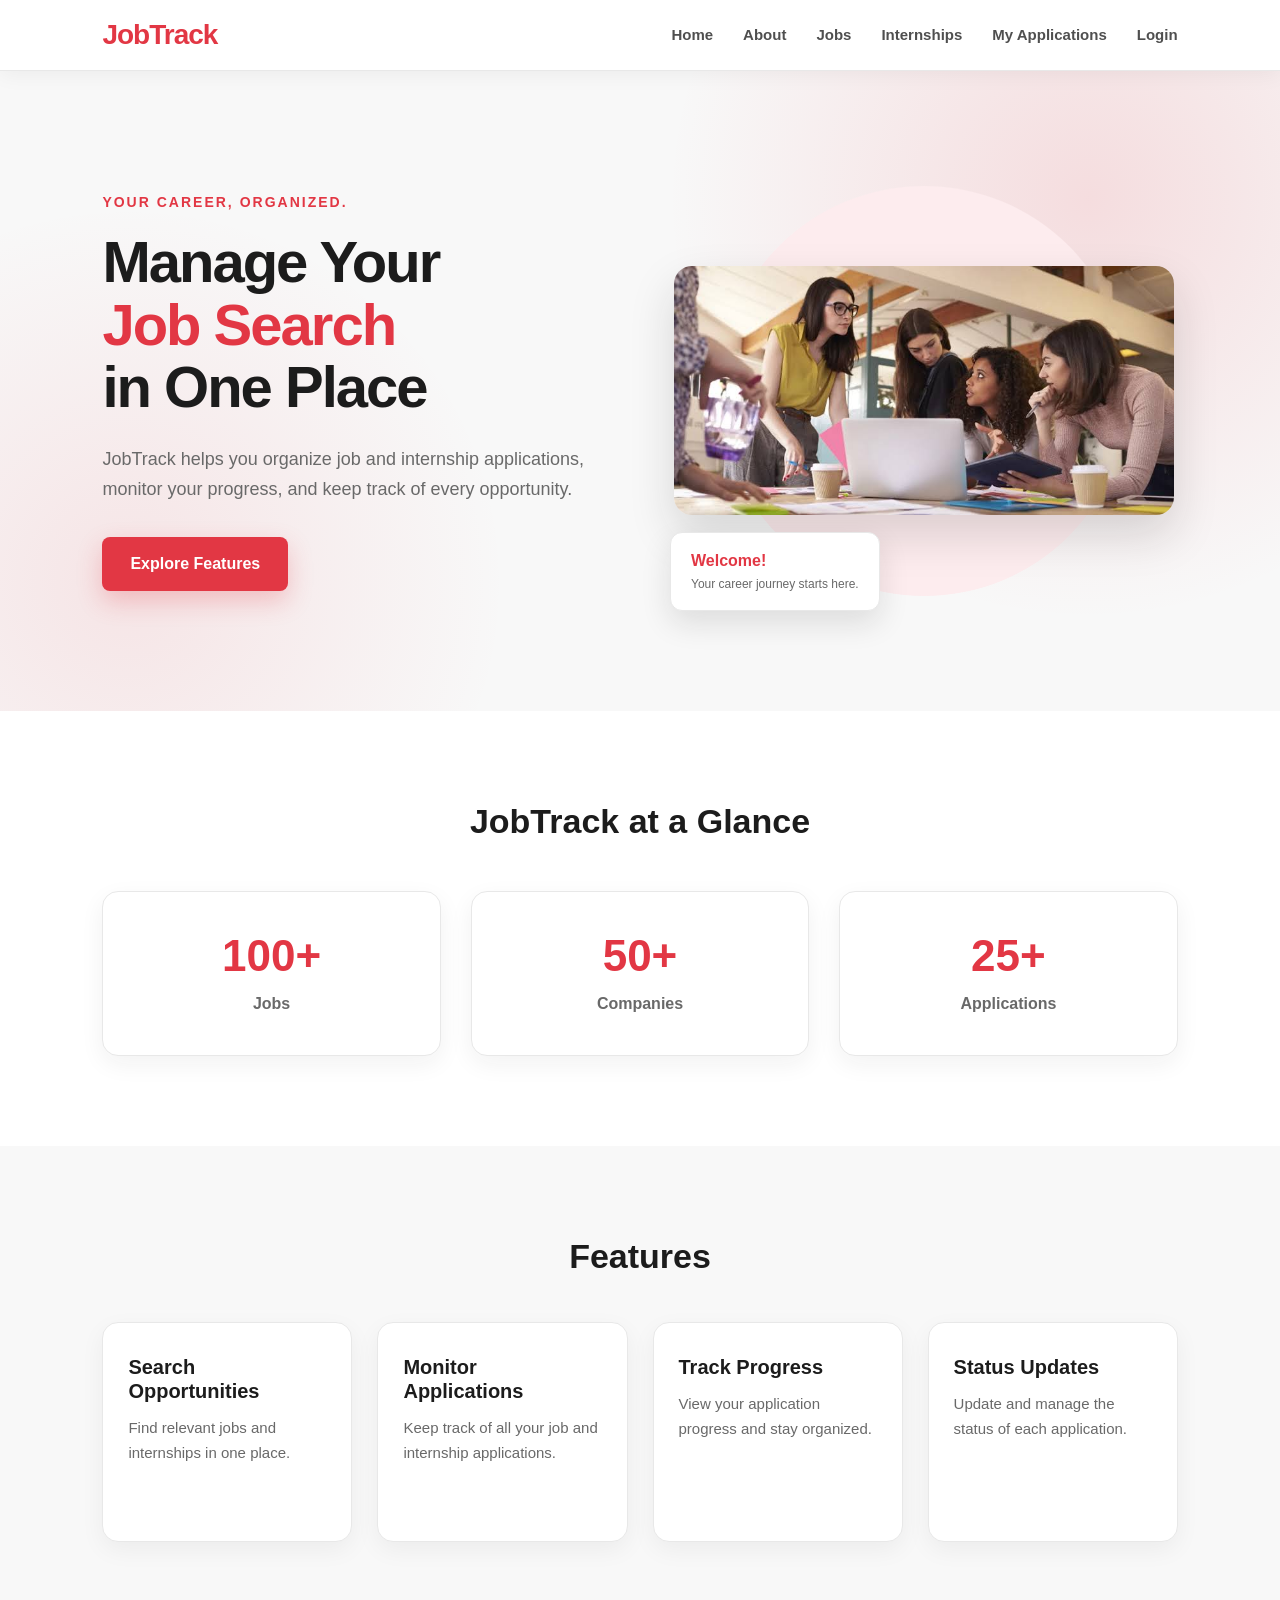
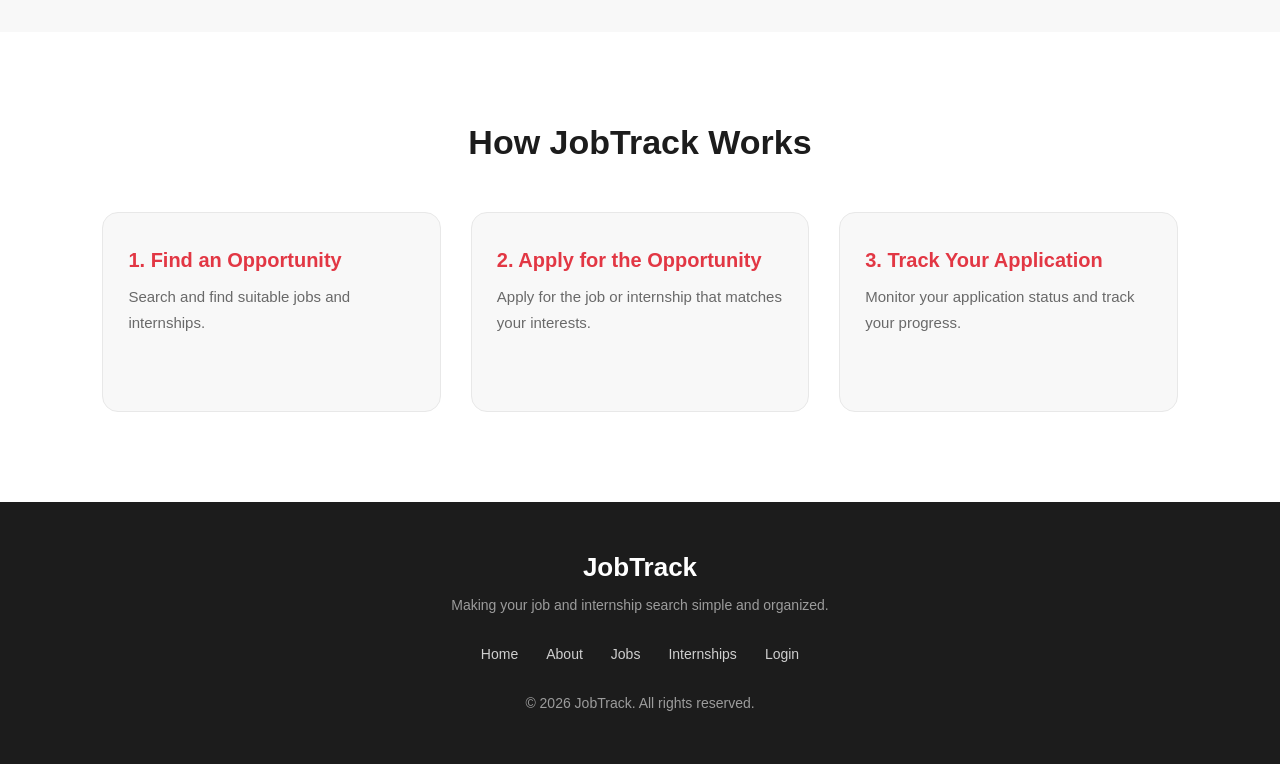
<file: index.html>
<!DOCTYPE html>
<html lang="en">
<head>
    <meta charset="UTF-8">
    <meta name="viewport" content="width=device-width, initial-scale=1.0">
    <title>JobTrack - Job & Internship Tracker</title>
    <link rel="stylesheet" href="style.css">
</head>

<body>

    <header>
    <h1>JobTrack</h1>

    <nav aria-label="Main Navigation">
        <ul>
            <li><a href="#home">Home</a></li>
            <li><a href="about.html">About</a></li>
            <li><a href="jobs.html">Jobs</a></li>
            <li><a href="internships.html">Internships</a></li>
            <li><a href="applications.html">My Applications</a></li>
            <li><a href="login.html">Login</a></li>
        </ul>
    </nav>
    </header>
    <main>

        <section id="home">

            <div class="hero-content">

                <p class="hero-label">YOUR CAREER, ORGANIZED.</p>

                <h2>
                    Manage Your
                    <span>Job Search</span>
                    in One Place
                </h2>

                <p class="hero-description">
                    JobTrack helps you organize job and internship applications,
                    monitor your progress, and keep track of every opportunity.
                </p>

                <a class="hero-button" href="#features">
                    Explore Features
                </a>

            </div>

            <div class="hero-image">

                <div class="image-circle"></div>

                <img
                    src="images/women.jpg"
                    alt="Professional person welcoming JobTrack users"
                >

                <div class="welcome-badge">
                    <strong>Welcome!</strong>
                    <span>Your career journey starts here.</span>
                </div>

            </div>

        </section>

        <section id="statistics">
            <h2>JobTrack at a Glance</h2>

            <article>
                <h3>100+</h3>
                <p>Jobs</p>
            </article>

            <article>
                <h3>50+</h3>
                <p>Companies</p>
            </article>

            <article>
                <h3>25+</h3>
                <p>Applications</p>
            </article>
        </section>

        <section id="features">
            <h2>Features</h2>

            <article>
                <h3>Search Opportunities</h3>
                <p>Find relevant jobs and internships in one place.</p>
            </article>

            <article>
                <h3>Monitor Applications</h3>
                <p>Keep track of all your job and internship applications.</p>
            </article>

            <article>
                <h3>Track Progress</h3>
                <p>View your application progress and stay organized.</p>
            </article>

            <article>
                <h3>Status Updates</h3>
                <p>Update and manage the status of each application.</p>
            </article>
        </section>
        
        <section id="how-it-works">
            <h2>How JobTrack Works</h2>

            <article>
                <h3>1. Find an Opportunity</h3>
                <p>Search and find suitable jobs and internships.</p>
            </article>

            <article>
                <h3>2. Apply for the Opportunity</h3>
                <p>Apply for the job or internship that matches your interests.</p>
            </article>

            <article>
                <h3>3. Track Your Application</h3>
                <p>Monitor your application status and track your progress.</p>
            </article>
        </section>

    </main>

    <footer>
        <h2>JobTrack</h2>
        <p>Making your job and internship search simple and organized.</p>

        <nav aria-label="Footer Navigation">
            <ul>
                <li><a href="#home">Home</a></li>
                <li><a href="about.html">About</a></li>
                <li><a href="jobs.html">Jobs</a></li>
                <li><a href="internships.html">Internships</a></li>
                <li><a href="login.html">Login</a></li>
            </ul>
        </nav>

        <p>&copy; 2026 JobTrack. All rights reserved.</p>
    </footer>

</body>
</html>
</file>
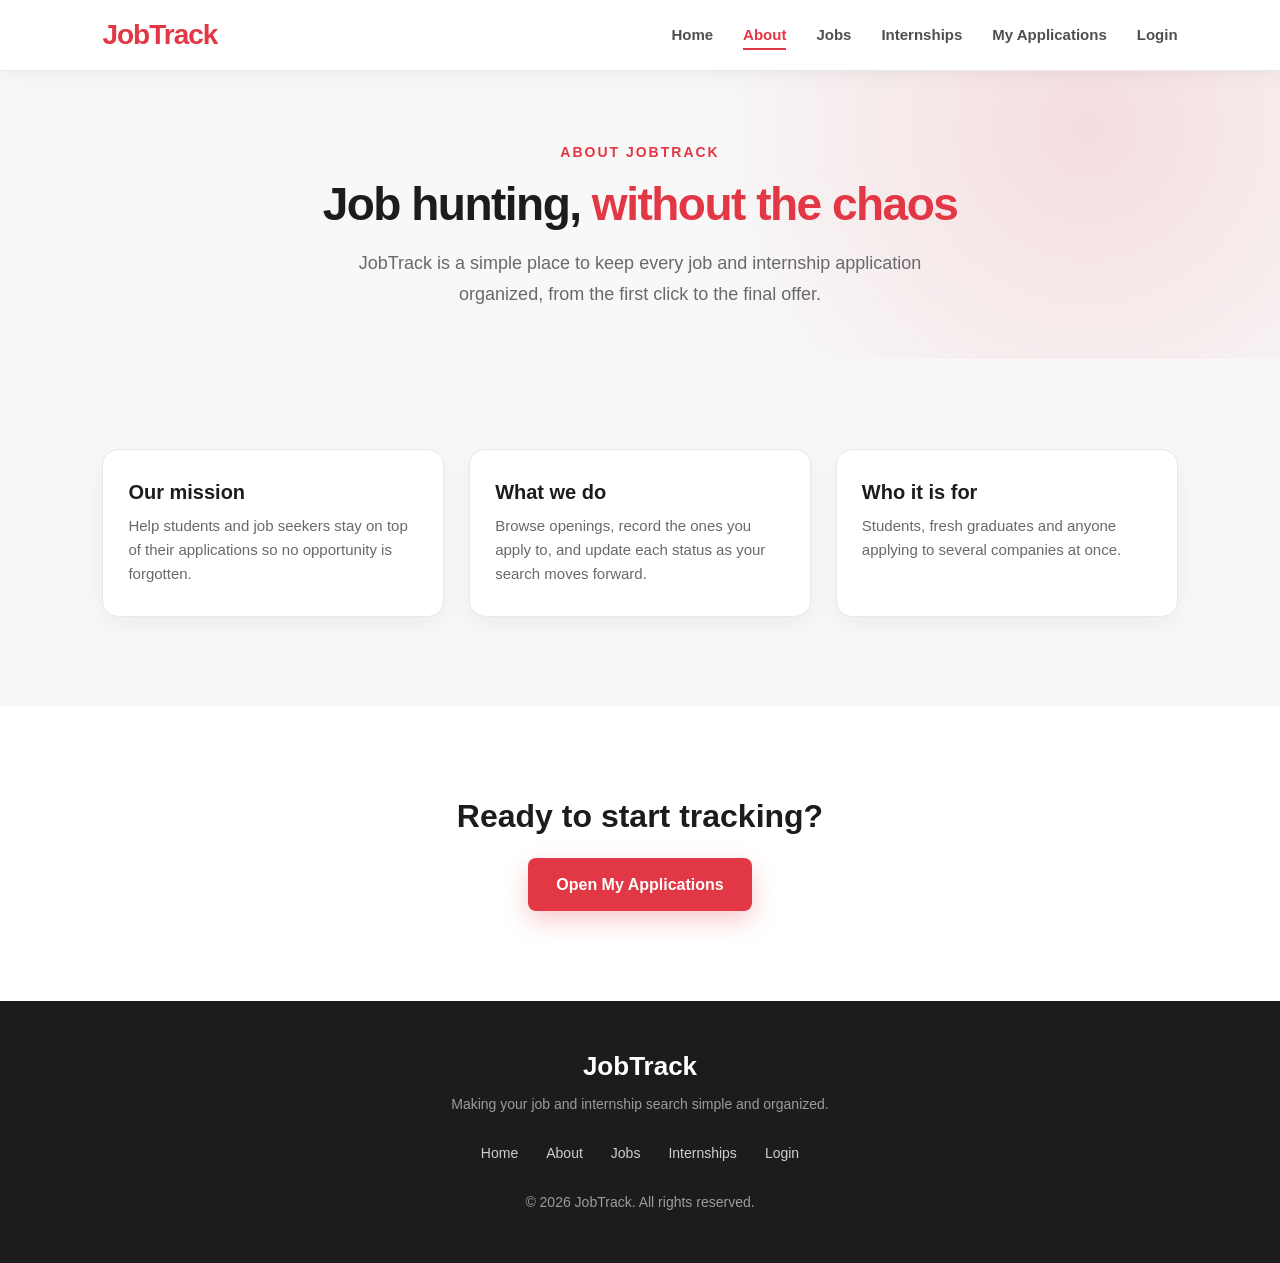
<file: about.html>
<!DOCTYPE html>
<html lang="en">
<head>
    <meta charset="UTF-8">
    <meta name="viewport" content="width=device-width, initial-scale=1.0">
    <title>About - JobTrack</title>
    <link rel="stylesheet" href="style.css">
    <link rel="stylesheet" href="pages.css">
</head>
<body data-page="about">
    <header>
        <h1>JobTrack</h1>
        <nav aria-label="Main Navigation">
            <ul>
                <li><a href="index.html">Home</a></li>
                <li><a href="about.html" class="active" aria-current="page">About</a></li>
                <li><a href="jobs.html">Jobs</a></li>
                <li><a href="internships.html">Internships</a></li>
                <li><a href="applications.html">My Applications</a></li>
                <li><a href="login.html">Login</a></li>
            </ul>
        </nav>
    </header>
    <main>
        <section class="page-hero">
            <p class="hero-label">ABOUT JOBTRACK</p>
            <h2>Job hunting, <span>without the chaos</span></h2>
            <p class="hero-description">JobTrack is a simple place to keep every job and internship application organized, from the first click to the final offer.</p>
        </section>
        <section class="info-grid">
            <article><h3>Our mission</h3><p>Help students and job seekers stay on top of their applications so no opportunity is forgotten.</p></article>
            <article><h3>What we do</h3><p>Browse openings, record the ones you apply to, and update each status as your search moves forward.</p></article>
            <article><h3>Who it is for</h3><p>Students, fresh graduates and anyone applying to several companies at once.</p></article>
        </section>
        <section class="cta">
            <h2>Ready to start tracking?</h2>
            <a class="hero-button" href="applications.html">Open My Applications</a>
        </section>
    </main>
    <footer>
        <h2>JobTrack</h2>
        <p>Making your job and internship search simple and organized.</p>
        <nav aria-label="Footer Navigation">
            <ul>
                <li><a href="index.html">Home</a></li>
                <li><a href="about.html">About</a></li>
                <li><a href="jobs.html">Jobs</a></li>
                <li><a href="internships.html">Internships</a></li>
                <li><a href="login.html">Login</a></li>
            </ul>
        </nav>
        <p>&copy; 2026 JobTrack. All rights reserved.</p>
    </footer>
    <script src="app.js"></script>
</body>
</html>
</file>
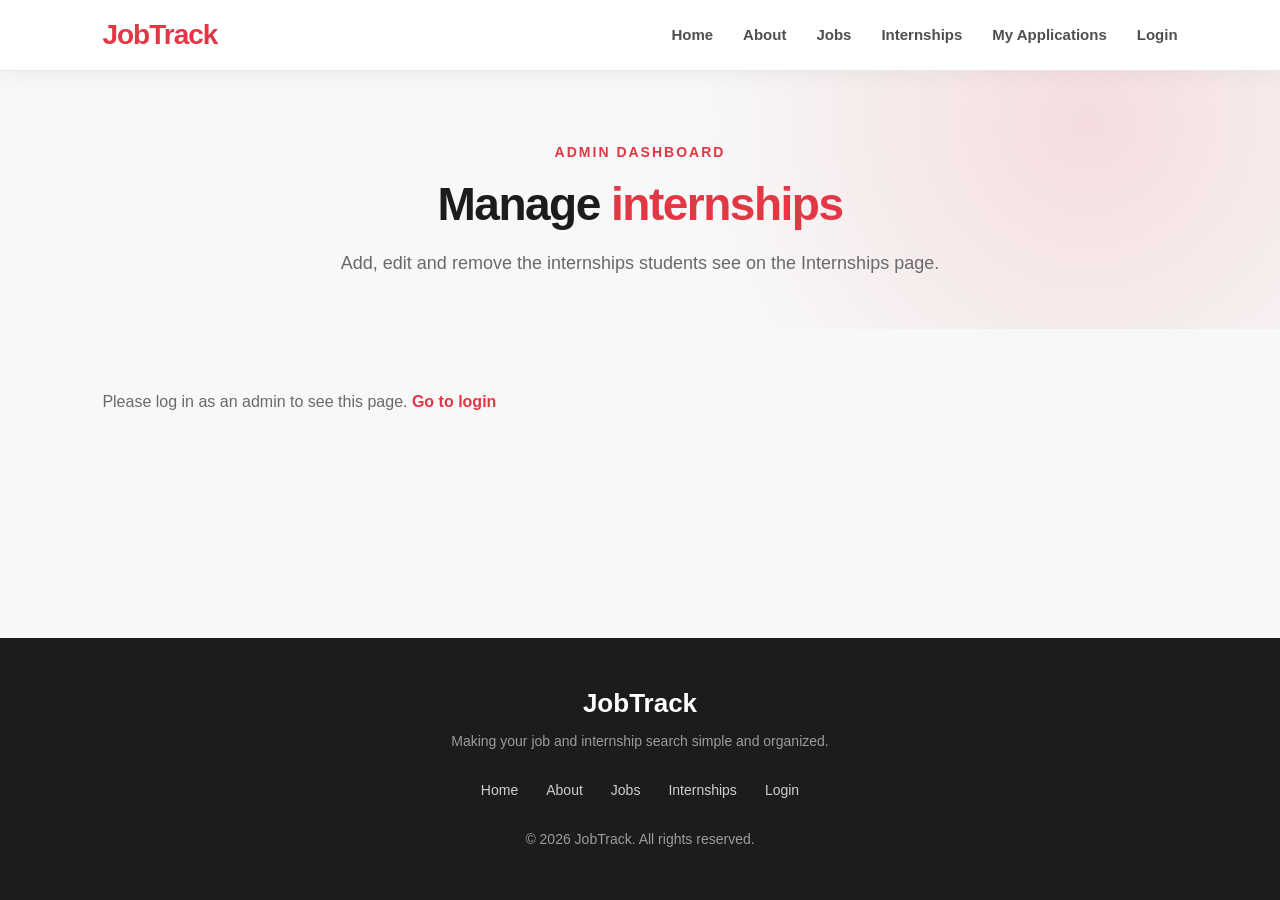
<file: admin.html>
<!DOCTYPE html>
<html lang="en">
<head>
    <meta charset="UTF-8">
    <meta name="viewport" content="width=device-width, initial-scale=1.0">
    <title>Admin Dashboard - JobTrack</title>
    <link rel="stylesheet" href="style.css">
    <link rel="stylesheet" href="pages.css">
    <link rel="stylesheet" href="admin.css">
</head>
<body data-page="admin">
    <header>
        <h1>JobTrack</h1>
        <nav aria-label="Main Navigation">
            <ul>
                <li><a href="index.html">Home</a></li>
                <li><a href="about.html">About</a></li>
                <li><a href="jobs.html">Jobs</a></li>
                <li><a href="internships.html">Internships</a></li>
                <li><a href="applications.html">My Applications</a></li>
                <li><a href="login.html">Login</a></li>
            </ul>
        </nav>
    </header>
    <main>
        <section class="page-hero">
            <p class="hero-label">ADMIN DASHBOARD</p>
            <h2>Manage <span>internships</span></h2>
            <p class="hero-description">Add, edit and remove the internships students see on the Internships page.</p>
        </section>
        <section class="tracker">
            <p id="gate" class="empty" hidden></p>
            <div id="panel" hidden>
                <div id="adminStats" class="stats"></div>

                <h3 class="admin-title" id="formTitle">Add an internship</h3>
                <p id="adminMsg" role="status"></p>
                <form id="internForm" class="app-form admin-form">
                    <label>Title <input name="title" required maxlength="80"></label>
                    <label>Company <input name="company" required maxlength="80"></label>
                    <label>Location <input name="location" maxlength="60"></label>
                    <label>Mode
                        <select name="mode">
                            <option>On-site</option>
                            <option>Hybrid</option>
                            <option>Remote</option>
                        </select>
                    </label>
                    <label>Stipend <input name="pay" placeholder="Rs 10,000/mo" maxlength="40"></label>
                    <label class="wide">About <textarea name="about" maxlength="300"></textarea></label>
                    <div class="wide form-actions">
                        <button class="btn" type="submit" id="saveBtn">Add internship</button>
                        <button class="btn btn-outline" type="button" id="cancelBtn" hidden>Cancel</button>
                    </div>
                </form>

                <h3 class="admin-title">All internships</h3>
                <div class="table-wrap">
                    <table>
                        <thead><tr><th>Title</th><th>Company</th><th>Location</th><th>Mode</th><th>Stipend</th><th></th></tr></thead>
                        <tbody id="internRows"></tbody>
                    </table>
                </div>
                <p id="internEmpty" class="empty" hidden>No internships yet. Add the first one above.</p>
            </div>
        </section>
    </main>
    <footer>
        <h2>JobTrack</h2>
        <p>Making your job and internship search simple and organized.</p>
        <nav aria-label="Footer Navigation">
            <ul>
                <li><a href="index.html">Home</a></li>
                <li><a href="about.html">About</a></li>
                <li><a href="jobs.html">Jobs</a></li>
                <li><a href="internships.html">Internships</a></li>
                <li><a href="login.html">Login</a></li>
            </ul>
        </nav>
        <p>&copy; 2026 JobTrack. All rights reserved.</p>
    </footer>
    <script src="app.js"></script>
    <script src="admin.js"></script>
</body>
</html>
</file>
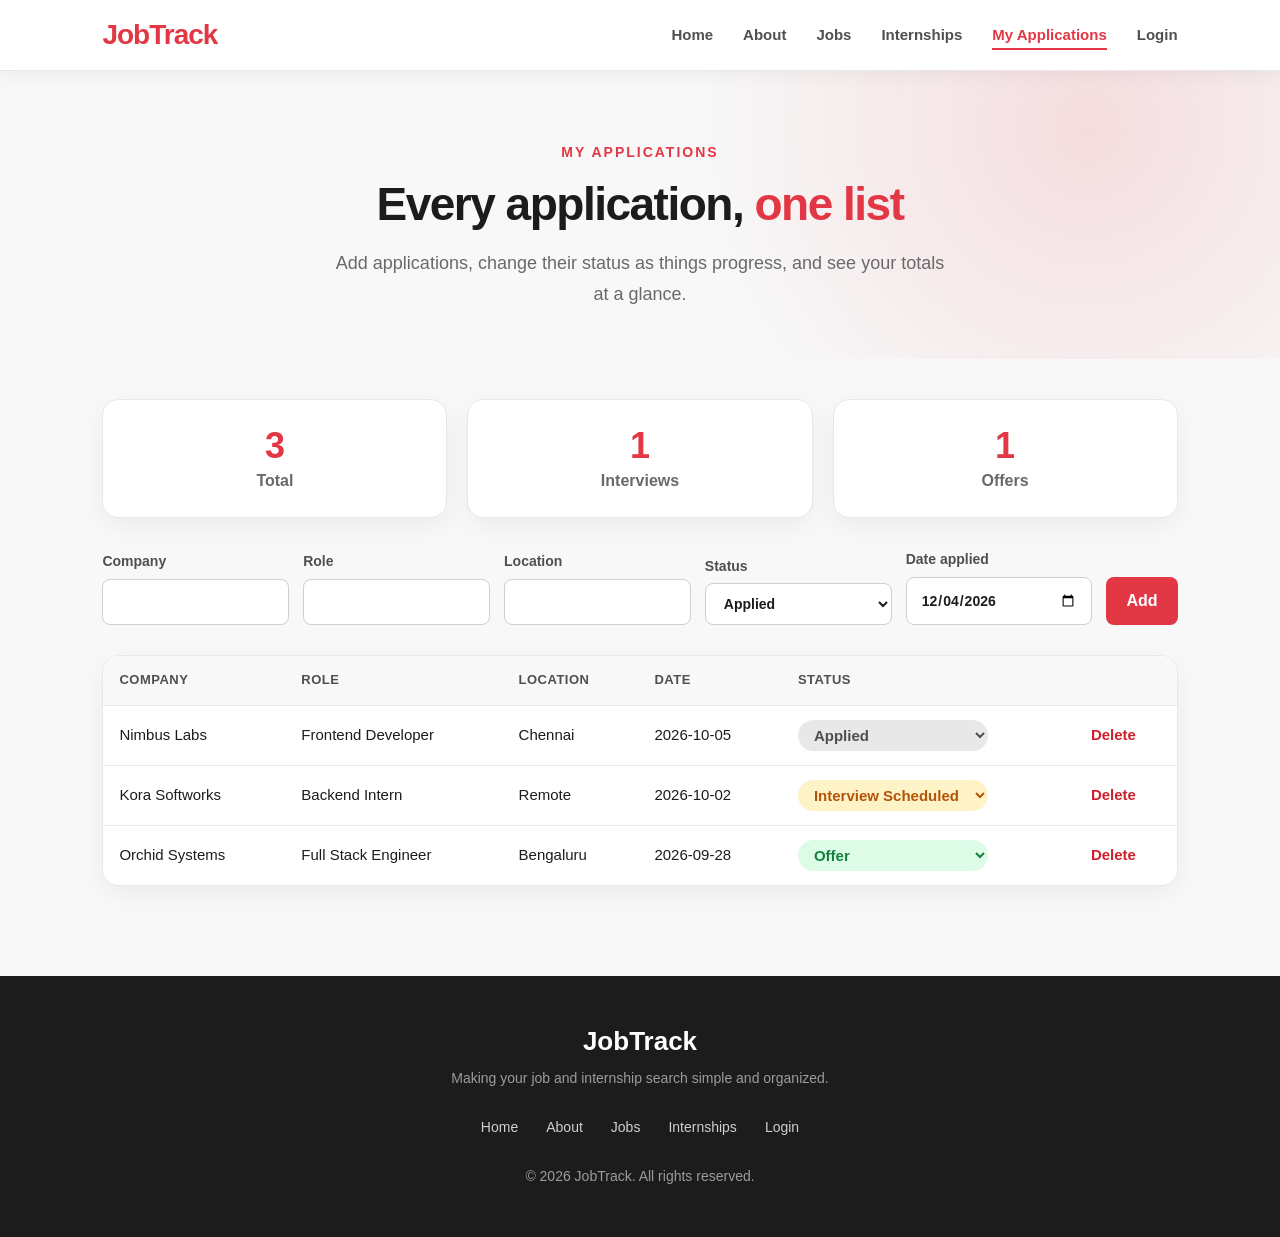
<file: applications.html>
<!DOCTYPE html>
<html lang="en">
<head>
    <meta charset="UTF-8">
    <meta name="viewport" content="width=device-width, initial-scale=1.0">
    <title>My Applications - JobTrack</title>
    <link rel="stylesheet" href="style.css">
    <link rel="stylesheet" href="pages.css">
</head>
<body data-page="applications">
    <header>
        <h1>JobTrack</h1>
        <nav aria-label="Main Navigation">
            <ul>
                <li><a href="index.html">Home</a></li>
                <li><a href="about.html">About</a></li>
                <li><a href="jobs.html">Jobs</a></li>
                <li><a href="internships.html">Internships</a></li>
                <li><a href="applications.html" class="active" aria-current="page">My Applications</a></li>
                <li><a href="login.html">Login</a></li>
            </ul>
        </nav>
    </header>
    <main>
        <section class="page-hero">
            <p class="hero-label">MY APPLICATIONS</p>
            <h2>Every application, <span>one list</span></h2>
            <p class="hero-description">Add applications, change their status as things progress, and see your totals at a glance.</p>
        </section>
        <section class="tracker">
            <div id="stats" class="stats"></div>
            <form id="appForm" class="app-form">
                <label>Company <input name="company" required></label>
                <label>Role <input name="role" required></label>
                <label>Location <input name="location"></label>
                <label>Status <select name="status" id="statusSelect"></select></label>
                <label>Date applied <input type="date" name="applicationDate" required></label>
                <button class="btn" type="submit">Add</button>
            </form>
            <div class="table-wrap">
                <table>
                    <thead><tr><th>Company</th><th>Role</th><th>Location</th><th>Date</th><th>Status</th><th></th></tr></thead>
                    <tbody id="rows"></tbody>
                </table>
            </div>
            <p id="empty" class="empty" hidden>No applications yet. Add one above or track one from the Jobs page.</p>
        </section>
    </main>
    <footer>
        <h2>JobTrack</h2>
        <p>Making your job and internship search simple and organized.</p>
        <nav aria-label="Footer Navigation">
            <ul>
                <li><a href="index.html">Home</a></li>
                <li><a href="about.html">About</a></li>
                <li><a href="jobs.html">Jobs</a></li>
                <li><a href="internships.html">Internships</a></li>
                <li><a href="login.html">Login</a></li>
            </ul>
        </nav>
        <p>&copy; 2026 JobTrack. All rights reserved.</p>
    </footer>
    <script src="app.js"></script>
</body>
</html>
</file>
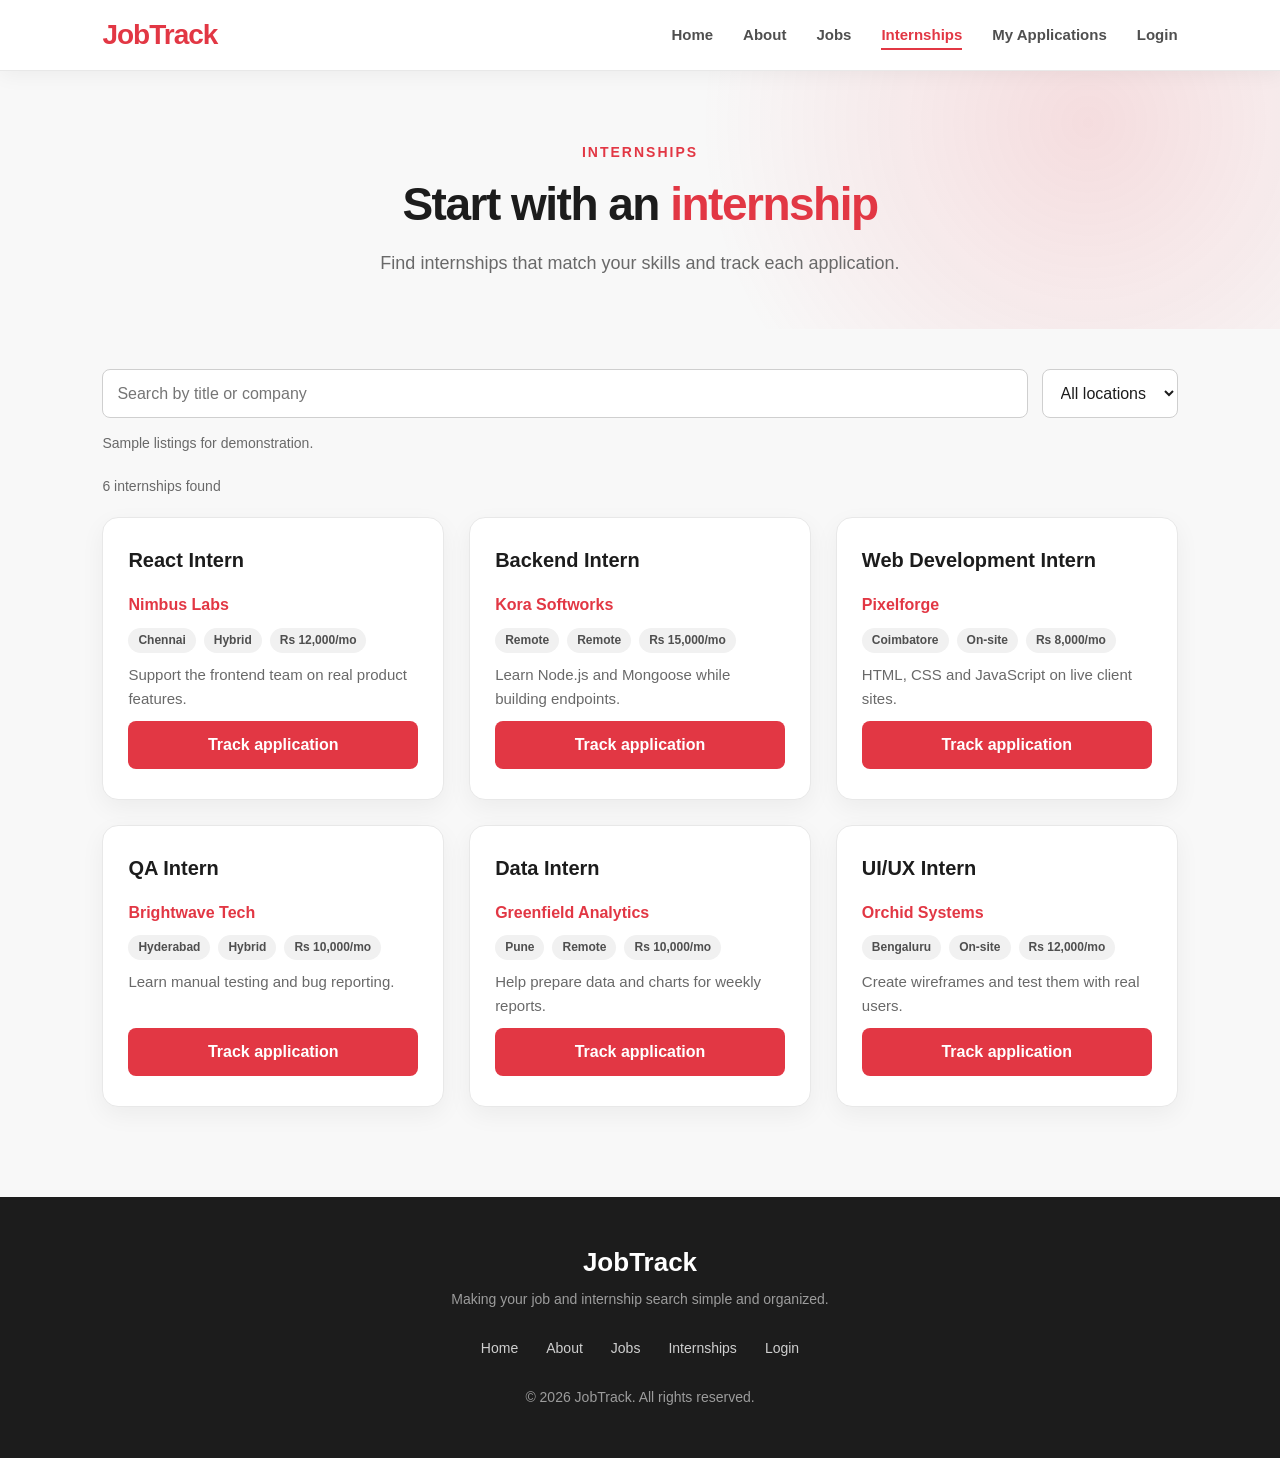
<file: internships.html>
<!DOCTYPE html>
<html lang="en">
<head>
    <meta charset="UTF-8">
    <meta name="viewport" content="width=device-width, initial-scale=1.0">
    <title>Internships - JobTrack</title>
    <link rel="stylesheet" href="style.css">
    <link rel="stylesheet" href="pages.css">
</head>
<body data-page="internships">
    <header>
        <h1>JobTrack</h1>
        <nav aria-label="Main Navigation">
            <ul>
                <li><a href="index.html">Home</a></li>
                <li><a href="about.html">About</a></li>
                <li><a href="jobs.html">Jobs</a></li>
                <li><a href="internships.html" class="active" aria-current="page">Internships</a></li>
                <li><a href="applications.html">My Applications</a></li>
                <li><a href="login.html">Login</a></li>
            </ul>
        </nav>
    </header>
    <main>
        <section class="page-hero">
            <p class="hero-label">INTERNSHIPS</p>
            <h2>Start with an <span>internship</span></h2>
            <p class="hero-description">Find internships that match your skills and track each application.</p>
        </section>
        <section class="listings">
            <div class="toolbar">
                <input id="search" type="search" placeholder="Search by title or company" aria-label="Search">
                <select id="location" aria-label="Filter by location"><option value="">All locations</option></select>
            </div>
            <p class="note">Sample listings for demonstration.</p>
            <p id="count" class="count"></p>
            <div id="grid" class="card-grid"></div>
        </section>
    </main>
    <footer>
        <h2>JobTrack</h2>
        <p>Making your job and internship search simple and organized.</p>
        <nav aria-label="Footer Navigation">
            <ul>
                <li><a href="index.html">Home</a></li>
                <li><a href="about.html">About</a></li>
                <li><a href="jobs.html">Jobs</a></li>
                <li><a href="internships.html">Internships</a></li>
                <li><a href="login.html">Login</a></li>
            </ul>
        </nav>
        <p>&copy; 2026 JobTrack. All rights reserved.</p>
    </footer>
    <script src="app.js"></script>
</body>
</html>
</file>
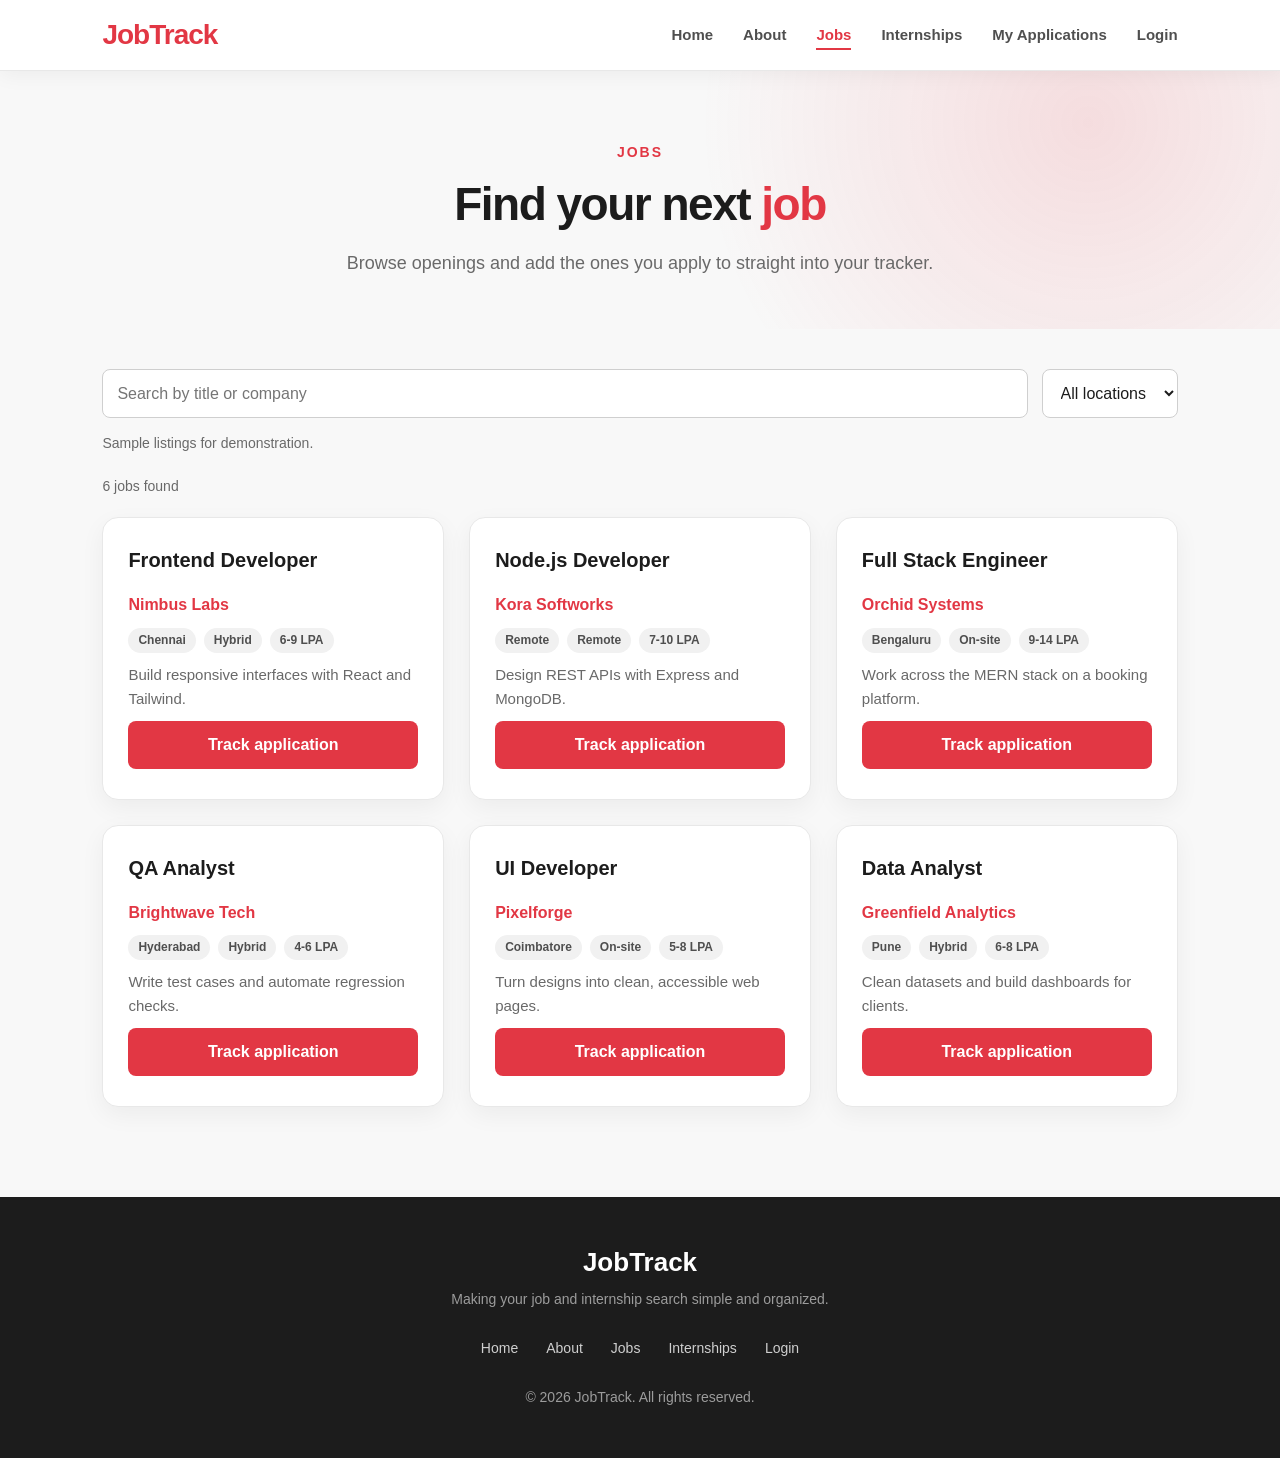
<file: jobs.html>
<!DOCTYPE html>
<html lang="en">
<head>
    <meta charset="UTF-8">
    <meta name="viewport" content="width=device-width, initial-scale=1.0">
    <title>Jobs - JobTrack</title>
    <link rel="stylesheet" href="style.css">
    <link rel="stylesheet" href="pages.css">
</head>
<body data-page="jobs">
    <header>
        <h1>JobTrack</h1>
        <nav aria-label="Main Navigation">
            <ul>
                <li><a href="index.html">Home</a></li>
                <li><a href="about.html">About</a></li>
                <li><a href="jobs.html" class="active" aria-current="page">Jobs</a></li>
                <li><a href="internships.html">Internships</a></li>
                <li><a href="applications.html">My Applications</a></li>
                <li><a href="login.html">Login</a></li>
            </ul>
        </nav>
    </header>
    <main>
        <section class="page-hero">
            <p class="hero-label">JOBS</p>
            <h2>Find your next <span>job</span></h2>
            <p class="hero-description">Browse openings and add the ones you apply to straight into your tracker.</p>
        </section>
        <section class="listings">
            <div class="toolbar">
                <input id="search" type="search" placeholder="Search by title or company" aria-label="Search">
                <select id="location" aria-label="Filter by location"><option value="">All locations</option></select>
            </div>
            <p class="note">Sample listings for demonstration.</p>
            <p id="count" class="count"></p>
            <div id="grid" class="card-grid"></div>
        </section>
    </main>
    <footer>
        <h2>JobTrack</h2>
        <p>Making your job and internship search simple and organized.</p>
        <nav aria-label="Footer Navigation">
            <ul>
                <li><a href="index.html">Home</a></li>
                <li><a href="about.html">About</a></li>
                <li><a href="jobs.html">Jobs</a></li>
                <li><a href="internships.html">Internships</a></li>
                <li><a href="login.html">Login</a></li>
            </ul>
        </nav>
        <p>&copy; 2026 JobTrack. All rights reserved.</p>
    </footer>
    <script src="app.js"></script>
</body>
</html>
</file>
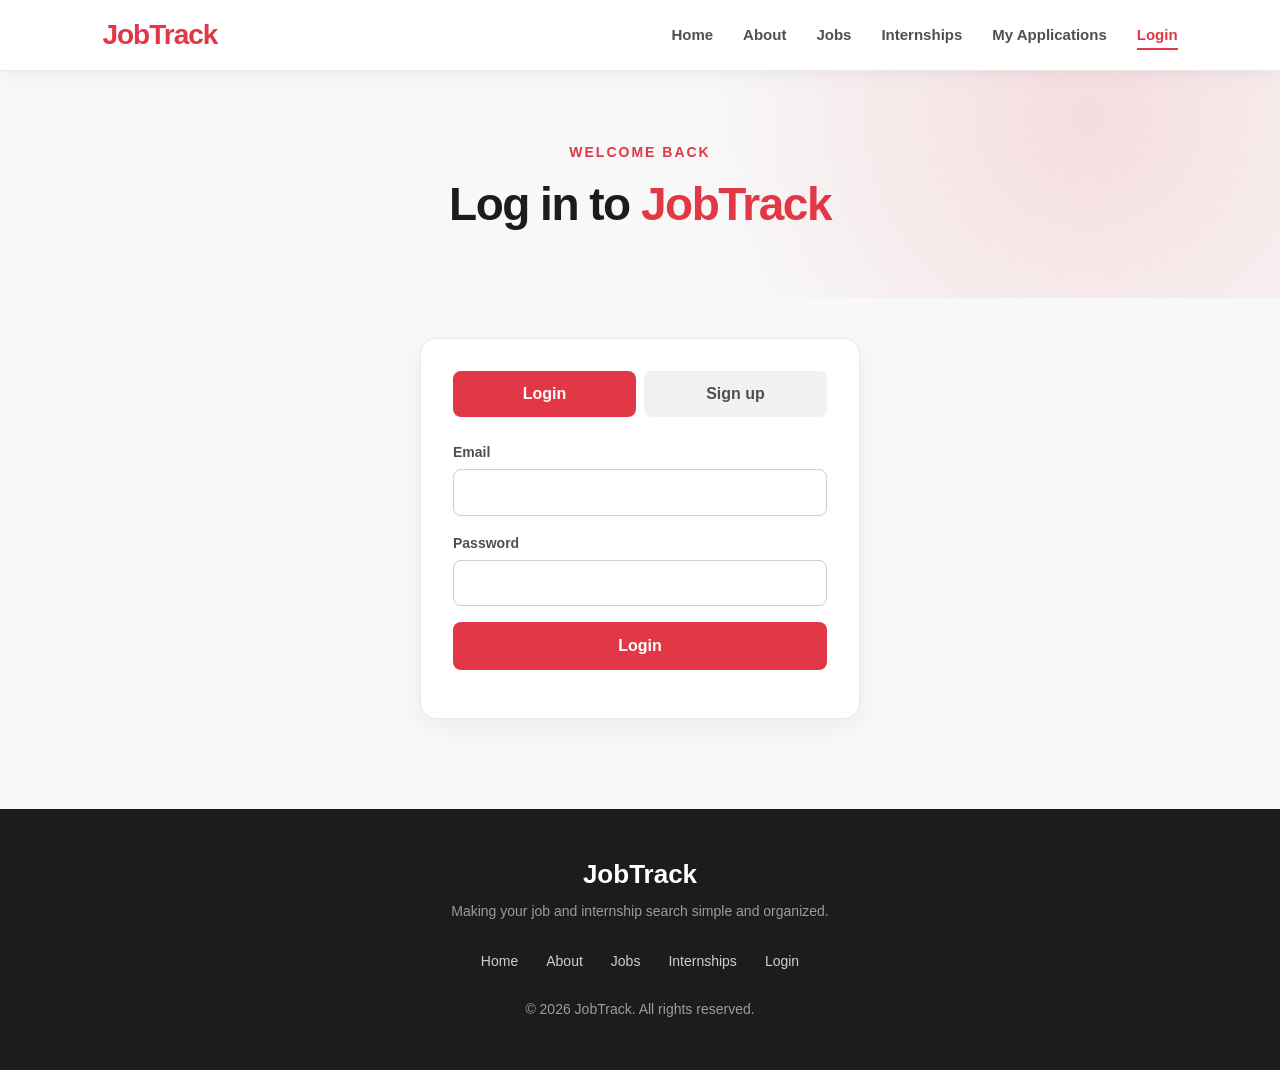
<file: login.html>
<!DOCTYPE html>
<html lang="en">
<head>
    <meta charset="UTF-8">
    <meta name="viewport" content="width=device-width, initial-scale=1.0">
    <title>Login - JobTrack</title>
    <link rel="stylesheet" href="style.css">
    <link rel="stylesheet" href="pages.css">
</head>
<body data-page="login">
    <header>
        <h1>JobTrack</h1>
        <nav aria-label="Main Navigation">
            <ul>
                <li><a href="index.html">Home</a></li>
                <li><a href="about.html">About</a></li>
                <li><a href="jobs.html">Jobs</a></li>
                <li><a href="internships.html">Internships</a></li>
                <li><a href="applications.html">My Applications</a></li>
                <li><a href="login.html" class="active" aria-current="page">Login</a></li>
            </ul>
        </nav>
    </header>
    <main>
        <section class="page-hero">
            <p class="hero-label">WELCOME BACK</p>
            <h2>Log in to <span>JobTrack</span></h2>
        </section>
        <section class="auth">
            <div class="auth-card">
                <div class="tabs">
                    <button type="button" class="tab active" data-target="loginForm">Login</button>
                    <button type="button" class="tab" data-target="signupForm">Sign up</button>
                </div>
                <form id="loginForm" class="auth-form">
                    <label>Email <input type="email" required></label>
                    <label>Password <input type="password" minlength="6" required></label>
                    <button type="submit">Login</button>
                </form>
                <form id="signupForm" class="auth-form" hidden>
                    <label>Full name <input type="text" required></label>
                    <label>Email <input type="email" required></label>
                    <label>Password <input type="password" minlength="6" required></label>
                    <button type="submit">Create account</button>
                </form>
                <p id="authMsg" role="status"></p>
            </div>
        </section>
    </main>
    <footer>
        <h2>JobTrack</h2>
        <p>Making your job and internship search simple and organized.</p>
        <nav aria-label="Footer Navigation">
            <ul>
                <li><a href="index.html">Home</a></li>
                <li><a href="about.html">About</a></li>
                <li><a href="jobs.html">Jobs</a></li>
                <li><a href="internships.html">Internships</a></li>
                <li><a href="login.html">Login</a></li>
            </ul>
        </nav>
        <p>&copy; 2026 JobTrack. All rights reserved.</p>
    </footer>
    <script src="app.js"></script>
</body>
</html>
</file>
<file: style.css>
* { margin: 0; padding: 0; box-sizing: border-box; }
html { scroll-behavior: smooth; }

body {
    min-height: 100vh;
    font-family: "Segoe UI", Arial, sans-serif;
    background-color: #F8F8F8;
    color: #1C1C1C;
    line-height: 1.6;
    display: flex;
    flex-direction: column;
}

main { flex: 1; }
a { text-decoration: none; }
ul { list-style: none; }
section { padding: 90px 8%; }
h1, h2, h3 { line-height: 1.2; }

/* ===== HEADER ===== */
header {
    position: sticky; top: 0; z-index: 1000;
    width: 100%; padding: 18px 8%;
    background-color: rgba(255, 255, 255, 0.97);
    border-bottom: 1px solid #E8E8E8;
    box-shadow: 0 4px 20px rgba(28, 28, 28, 0.05);
    display: flex; align-items: center; justify-content: space-between; gap: 30px;
}

header h1 { font-size: 28px; font-weight: 800; letter-spacing: -1px; color: #E23744; white-space: nowrap; }

header nav ul { display: flex; align-items: center; justify-content: flex-end; gap: 30px; flex-wrap: wrap; }
header nav a { position: relative; color: #4F4F4F; font-size: 15px; font-weight: 600; transition: color 0.3s ease; }
header nav a:hover { color: #E23744; }
header nav a::after {
    content: ""; position: absolute; left: 0; bottom: -7px;
    width: 0; height: 2px; background-color: #E23744; transition: width 0.3s ease;
}
header nav a:hover::after { width: 100%; }

/* ===== HERO ===== */
#home {
    min-height: 620px; position: relative; overflow: hidden; padding: 70px 8%;
    display: grid; grid-template-columns: minmax(0, 1fr) minmax(0, 1fr); align-items: center; gap: 60px;
    background:
        radial-gradient(circle at 85% 20%, rgba(226, 55, 68, 0.14), transparent 35%),
        radial-gradient(circle at 10% 80%, rgba(226, 55, 68, 0.10), transparent 30%),
        #F8F8F8;
}

.hero-content { max-width: 620px; position: relative; z-index: 2; }
.hero-label { margin-bottom: 18px; color: #E23744; font-size: 14px; font-weight: 800; letter-spacing: 2px; }
.hero-content h2 { max-width: 650px; margin-bottom: 25px; color: #1C1C1C; font-size: 58px; font-weight: 800; line-height: 1.08; letter-spacing: -2px; }
.hero-content h2 span { display: block; color: #E23744; }
.hero-description { max-width: 600px; margin-bottom: 32px; color: #696969; font-size: 18px; line-height: 1.7; }

.hero-button {
    display: inline-block; padding: 14px 28px;
    background-color: #E23744; color: #ffffff;
    border-radius: 8px; font-size: 16px; font-weight: 700;
    box-shadow: 0 10px 25px rgba(226, 55, 68, 0.25);
    transition: background-color 0.3s ease, transform 0.3s ease, box-shadow 0.3s ease;
}
.hero-button:hover { background-color: #CB202D; transform: translateY(-3px); box-shadow: 0 15px 30px rgba(226, 55, 68, 0.30); }

.hero-image { min-height: 500px; position: relative; display: flex; align-items: center; justify-content: center; }
.image-circle {
    position: absolute; width: 410px; height: 410px; border-radius: 50%;
    background-color: #FDECEE; top: 50%; left: 50%; transform: translate(-50%, -50%); z-index: 0;
}
.hero-image img {
    position: relative; z-index: 2; display: block;
    width: 100%; max-width: 500px; max-height: 470px; object-fit: cover;
    border-radius: 18px; box-shadow: 0 20px 45px rgba(28, 28, 28, 0.15);
}

.welcome-badge {
    position: absolute; z-index: 3; left: 0; bottom: 30px; min-width: 210px; padding: 15px 20px;
    background-color: #ffffff; border: 1px solid #E8E8E8; border-radius: 12px;
    box-shadow: 0 12px 30px rgba(28, 28, 28, 0.12);
    display: flex; flex-direction: column; gap: 2px;
}
.welcome-badge strong { color: #E23744; font-size: 16px; }
.welcome-badge span { color: #696969; font-size: 12px; }

/* ===== STATISTICS ===== */
#statistics { text-align: center; background-color: #ffffff; display: grid; grid-template-columns: repeat(3, minmax(0, 1fr)); gap: 30px; }
#statistics h2 { grid-column: 1 / -1; margin-bottom: 20px; color: #1C1C1C; font-size: 34px; font-weight: 750; }
#statistics article {
    padding: 38px 20px; background-color: #ffffff; border: 1px solid #E8E8E8; border-radius: 16px;
    box-shadow: 0 8px 25px rgba(28, 28, 28, 0.06);
    transition: transform 0.3s ease, border-color 0.3s ease, box-shadow 0.3s ease;
}
#statistics article:hover { transform: translateY(-8px); border-color: #F8C9CE; box-shadow: 0 18px 35px rgba(226, 55, 68, 0.14); }
#statistics article h3 { margin-bottom: 8px; color: #E23744; font-size: 44px; font-weight: 800; }
#statistics article p { color: #696969; font-size: 16px; font-weight: 600; }

/* ===== FEATURES ===== */
#features { text-align: center; background-color: #F8F8F8; display: grid; grid-template-columns: repeat(4, minmax(0, 1fr)); gap: 25px; }
#features h2 { grid-column: 1 / -1; margin-bottom: 20px; color: #1C1C1C; font-size: 34px; font-weight: 750; }
#features article {
    min-height: 220px; padding: 32px 25px; text-align: left;
    background-color: #ffffff; border: 1px solid #E8E8E8; border-radius: 16px;
    box-shadow: 0 8px 25px rgba(28, 28, 28, 0.05);
    transition: transform 0.3s ease, border-color 0.3s ease, box-shadow 0.3s ease;
}
#features article:hover { transform: translateY(-8px); border-color: #F8C9CE; box-shadow: 0 18px 35px rgba(226, 55, 68, 0.12); }
#features article h3 { margin-bottom: 12px; color: #1C1C1C; font-size: 20px; font-weight: 700; }
#features article p { color: #696969; font-size: 15px; line-height: 1.7; }

/* ===== HOW IT WORKS ===== */
#how-it-works { text-align: center; background-color: #ffffff; display: grid; grid-template-columns: repeat(3, minmax(0, 1fr)); gap: 30px; }
#how-it-works h2 { grid-column: 1 / -1; margin-bottom: 20px; color: #1C1C1C; font-size: 34px; font-weight: 750; }
#how-it-works article {
    min-height: 200px; padding: 35px 25px; text-align: left;
    background-color: #F8F8F8; border: 1px solid #E8E8E8; border-radius: 16px;
    transition: transform 0.3s ease, box-shadow 0.3s ease, border-color 0.3s ease;
}
#how-it-works article:hover { transform: translateY(-7px); border-color: #F8C9CE; box-shadow: 0 15px 30px rgba(28, 28, 28, 0.08); }
#how-it-works article h3 { margin-bottom: 12px; color: #E23744; font-size: 20px; font-weight: 700; }
#how-it-works article p { color: #696969; font-size: 15px; line-height: 1.7; }

/* ===== FOOTER ===== */
footer { margin-top: auto; padding: 50px 8%; text-align: center; background-color: #1C1C1C; color: #ffffff; }
footer h2 { margin-bottom: 10px; color: #ffffff; font-size: 26px; font-weight: 800; }
footer p { color: #9C9C9C; font-size: 14px; }
footer nav ul { margin: 25px 0; display: flex; align-items: center; justify-content: center; flex-wrap: wrap; gap: 28px; }
footer nav a { color: #CFCFCF; font-size: 14px; font-weight: 500; transition: color 0.3s ease; }
footer nav a:hover { color: #ffffff; }

/* ===== TABLET ===== */
@media (max-width: 1000px) {
    header { padding: 18px 5%; }
    section { padding: 75px 5%; }
    #home { grid-template-columns: 1fr 1fr; gap: 35px; padding: 65px 5%; }
    .hero-content h2 { font-size: 46px; }
    .hero-description { font-size: 17px; }
    .image-circle { width: 330px; height: 330px; }
    .hero-image { min-height: 420px; }
    #features { grid-template-columns: repeat(2, minmax(0, 1fr)); }
}

/* ===== SMALL TABLET ===== */
@media (max-width: 800px) {
    header { flex-direction: column; gap: 18px; }
    header nav ul { justify-content: center; }
    #home { grid-template-columns: 1fr; text-align: center; gap: 40px; }
    .hero-content { max-width: 700px; margin: 0 auto; }
    .hero-description { margin-left: auto; margin-right: auto; }
    .hero-image { min-height: 400px; }
    .welcome-badge { left: 10%; }
    #statistics { grid-template-columns: repeat(3, minmax(0, 1fr)); gap: 15px; }
    #statistics article { padding: 30px 15px; }
    #statistics article h3 { font-size: 36px; }
    #how-it-works { grid-template-columns: repeat(3, minmax(0, 1fr)); gap: 15px; }
    #how-it-works article { padding: 25px 18px; }
}

/* ===== MOBILE ===== */
@media (max-width: 600px) {
    section { padding: 60px 20px; }
    header { padding: 20px; gap: 18px; }
    header h1 { font-size: 26px; }
    header nav ul { justify-content: center; gap: 12px 18px; }
    header nav a { font-size: 13px; }
    #home { min-height: auto; padding: 70px 20px 60px; grid-template-columns: 1fr; gap: 40px; }
    .hero-label { font-size: 12px; letter-spacing: 1.5px; }
    .hero-content h2 { font-size: 38px; letter-spacing: -1px; }
    .hero-description { font-size: 16px; }
    .hero-button { padding: 13px 24px; }
    .hero-image { min-height: 350px; }
    .hero-image img { width: 90%; max-height: 350px; object-fit: cover; }
    .image-circle { width: 280px; height: 280px; }
    .welcome-badge { left: 2%; bottom: 10px; min-width: 190px; padding: 12px 15px; }
    #statistics { grid-template-columns: 1fr; gap: 18px; }
    #statistics h2 { font-size: 30px; }
    #statistics article h3 { font-size: 40px; }
    #features { grid-template-columns: 1fr; gap: 18px; }
    #features h2 { font-size: 30px; }
    #features article { min-height: auto; }
    #how-it-works { grid-template-columns: 1fr; gap: 18px; }
    #how-it-works h2 { font-size: 30px; }
    #how-it-works article { min-height: auto; }
    footer { padding: 45px 20px; }
    footer nav ul { flex-direction: column; gap: 12px; }
}

/* ===== VERY SMALL MOBILE ===== */
@media (max-width: 400px) {
    .hero-content h2 { font-size: 34px; }
    header nav ul { gap: 10px 14px; }
    header nav a { font-size: 12px; }
    .image-circle { width: 240px; height: 240px; }
    .hero-image img { width: 95%; }
}
</file>
<file: pages.css>
/* Extra styles for the inner pages. Load AFTER style.css */
header nav a.active { color: #E23744; }
header nav a.active::after { width: 100%; }

.page-hero { padding: 70px 8% 50px; text-align: center;
  background: radial-gradient(circle at 85% 20%, rgba(226,55,68,.14), transparent 35%), #F8F8F8; }
.page-hero .hero-label { margin-bottom: 14px; color: #E23744; font-size: 14px; font-weight: 800; letter-spacing: 2px; }
.page-hero h2 { font-size: 46px; font-weight: 800; letter-spacing: -1.5px; margin-bottom: 16px; }
.page-hero h2 span { color: #E23744; }
.page-hero .hero-description { margin: 0 auto; max-width: 620px; color: #696969; font-size: 18px; }

.info-grid, .card-grid { display: grid; gap: 25px; }
.info-grid { grid-template-columns: repeat(3, minmax(0, 1fr)); }
.card-grid { grid-template-columns: repeat(3, minmax(0, 1fr)); }

.info-grid article, .listing-card, .stat, .auth-card, .table-wrap {
  background: #fff; border: 1px solid #E8E8E8; border-radius: 16px; box-shadow: 0 8px 25px rgba(28,28,28,.05); }
.info-grid article, .listing-card { padding: 30px 25px; transition: transform .3s, border-color .3s, box-shadow .3s; }
.info-grid article:hover, .listing-card:hover { transform: translateY(-6px); border-color: #F8C9CE; box-shadow: 0 18px 35px rgba(226,55,68,.12); }
.info-grid h3, .listing-card h3 { font-size: 20px; margin-bottom: 10px; }
.info-grid p, .listing-card .about { color: #696969; font-size: 15px; }

.cta { text-align: center; background: #fff; }
.cta h2 { margin-bottom: 22px; font-size: 32px; }

.listings, .tracker { padding-top: 40px; }
.toolbar { display: flex; gap: 14px; flex-wrap: wrap; margin-bottom: 14px; }
.toolbar input { flex: 1 1 260px; }
.note, .count { color: #696969; font-size: 14px; margin-bottom: 20px; }

input, select { font: inherit; padding: 11px 14px; border: 1px solid #CFCFCF; border-radius: 8px; background: #fff; color: #1C1C1C; }
input:focus, select:focus { outline: 2px solid #F4A3AB; border-color: #E23744; }
label { display: flex; flex-direction: column; gap: 6px; font-size: 14px; font-weight: 600; color: #4F4F4F; }

.listing-card { display: flex; flex-direction: column; gap: 10px; }
.listing-card .company { color: #E23744; font-weight: 600; }
.listing-card .about { flex: 1; }
.tags { display: flex; flex-wrap: wrap; gap: 8px; }
.tag { padding: 3px 10px; background: #F1F1F1; border-radius: 999px; font-size: 12px; font-weight: 600; color: #4F4F4F; }

.btn, .auth-form button, .tab { font: inherit; cursor: pointer; }
.btn, .auth-form button { padding: 11px 20px; background: #E23744; color: #fff; border: 0; border-radius: 8px; font-weight: 700; transition: background .3s; }
.btn:hover, .auth-form button:hover { background: #CB202D; }
.btn:disabled { background: #9C9C9C; cursor: default; }
.btn-link { background: none; border: 0; color: #CB202D; font: inherit; font-weight: 600; cursor: pointer; }
.empty { color: #696969; padding: 20px 0; }

.stats { display: grid; grid-template-columns: repeat(3, minmax(0, 1fr)); gap: 20px; margin-bottom: 30px; }
.stat { padding: 24px; text-align: center; }
.stat h3 { color: #E23744; font-size: 36px; }
.stat p { color: #696969; font-weight: 600; }

.app-form { display: grid; grid-template-columns: repeat(5, minmax(0, 1fr)) auto; gap: 14px; align-items: end; margin-bottom: 30px; }
.table-wrap { overflow-x: auto; }
table { width: 100%; border-collapse: collapse; min-width: 640px; }
th, td { padding: 14px 16px; text-align: left; border-bottom: 1px solid #E8E8E8; font-size: 15px; }
th { background: #F8F8F8; color: #4F4F4F; font-size: 13px; text-transform: uppercase; letter-spacing: .5px; }
tr:last-child td { border-bottom: 0; }
.status { font-weight: 600; border: 0; border-radius: 999px; padding: 6px 12px; }
.badge-applied { background: #E8E8E8; color: #4F4F4F; }
.badge-interview-scheduled { background: #fef3c7; color: #b45309; }
.badge-offer { background: #dcfce7; color: #15803d; }
.badge-rejected { background: #fee2e2; color: #b91c1c; }

.auth { display: flex; justify-content: center; padding-top: 40px; }
.auth-card { width: 100%; max-width: 440px; padding: 32px; }
.tabs { display: flex; gap: 8px; margin-bottom: 24px; }
.tab { flex: 1; padding: 10px; background: #F1F1F1; border: 0; border-radius: 8px; font-weight: 700; color: #4F4F4F; }
.tab.active { background: #E23744; color: #fff; }
.auth-form { display: flex; flex-direction: column; gap: 16px; }
.auth-form[hidden] { display: none; }
#authMsg { margin-top: 16px; color: #15803d; font-size: 14px; }

@media (max-width: 1000px) { .card-grid { grid-template-columns: repeat(2, minmax(0, 1fr)); } .app-form { grid-template-columns: repeat(2, minmax(0, 1fr)); } }
@media (max-width: 800px) { .info-grid { grid-template-columns: 1fr; } }
@media (max-width: 600px) {
  .page-hero { padding: 50px 20px 36px; } .page-hero h2 { font-size: 34px; }
  .card-grid, .stats, .app-form { grid-template-columns: 1fr; }
}
</file>
<file: admin.css>
/* Admin dashboard only. Load AFTER style.css and pages.css */
#adminStats { grid-template-columns: repeat(4, minmax(0, 1fr)); }

.admin-form { grid-template-columns: repeat(3, minmax(0, 1fr)); align-items: start; }
.admin-form .wide { grid-column: 1 / -1; }
.admin-form .form-actions { display: flex; flex-wrap: wrap; gap: 12px; align-items: center; }

textarea { font: inherit; padding: 11px 14px; border: 1px solid #CFCFCF; border-radius: 8px; background: #fff; color: #1C1C1C; resize: vertical; min-height: 90px; }
textarea:focus { outline: 2px solid #F4A3AB; border-color: #E23744; }

.btn-outline { background: transparent; color: #4F4F4F; border: 1px solid #CFCFCF; }
.btn-outline:hover { background: #F1F1F1; }

.row-actions { display: flex; gap: 16px; white-space: nowrap; }
.btn-edit { background: none; border: 0; color: #4F4F4F; font: inherit; font-weight: 600; cursor: pointer; }
.btn-edit:hover { color: #E23744; }

#adminMsg { margin-bottom: 16px; font-weight: 600; }
#adminMsg.ok { color: #15803d; }
#adminMsg.error { color: #b91c1c; }
.admin-title { margin: 10px 0 14px; font-size: 22px; }

@media (max-width: 1000px) { #adminStats { grid-template-columns: repeat(2, minmax(0, 1fr)); } .admin-form { grid-template-columns: repeat(2, minmax(0, 1fr)); } }
@media (max-width: 600px) { #adminStats, .admin-form { grid-template-columns: 1fr; } }
</file>
